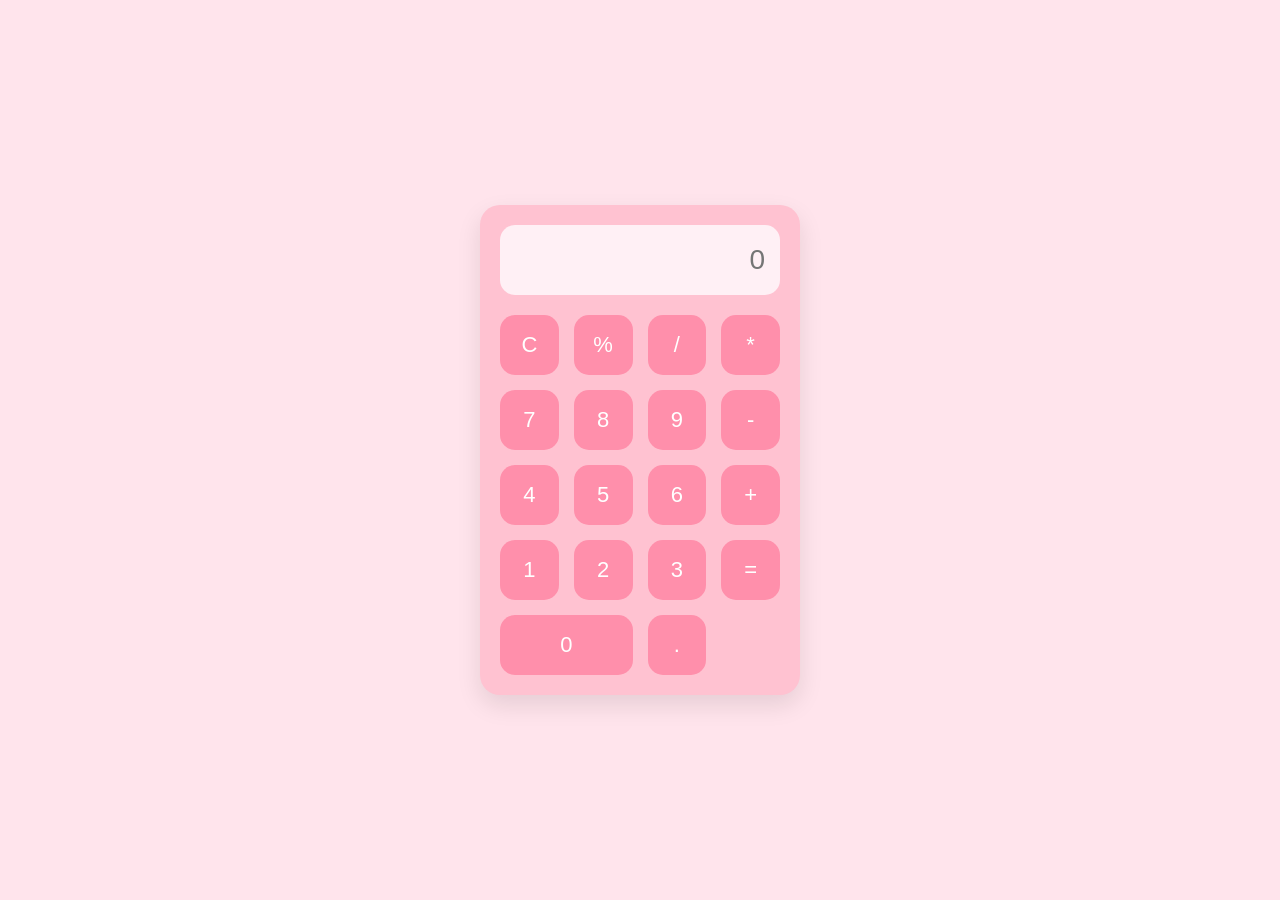
<file: Calculator/index.html>
<!DOCTYPE html>
<html lang="en">
<head>
  <meta charset="UTF-8">
  <meta name="viewport" content="width=device-width, initial-scale=1.0">
  <title>Calculator</title>
  <link rel="stylesheet" href="style.css">
</head>
<body>

  <div class="calculator">

    <input type="text" placeholder="0" class="display">

    <div class="buttons">

      <button>C</button>
      <button>%</button>
      <button>/</button>
      <button>*</button>

      <button>7</button>
      <button>8</button>
      <button>9</button>
      <button>-</button>

      <button>4</button>
      <button>5</button>
      <button>6</button>
      <button>+</button>

      <button>1</button>
      <button>2</button>
      <button>3</button>
      <button>=</button>

      <button class="zero">0</button>
      <button>.</button>

    </div>

  </div>

</body>
</html>
</file>
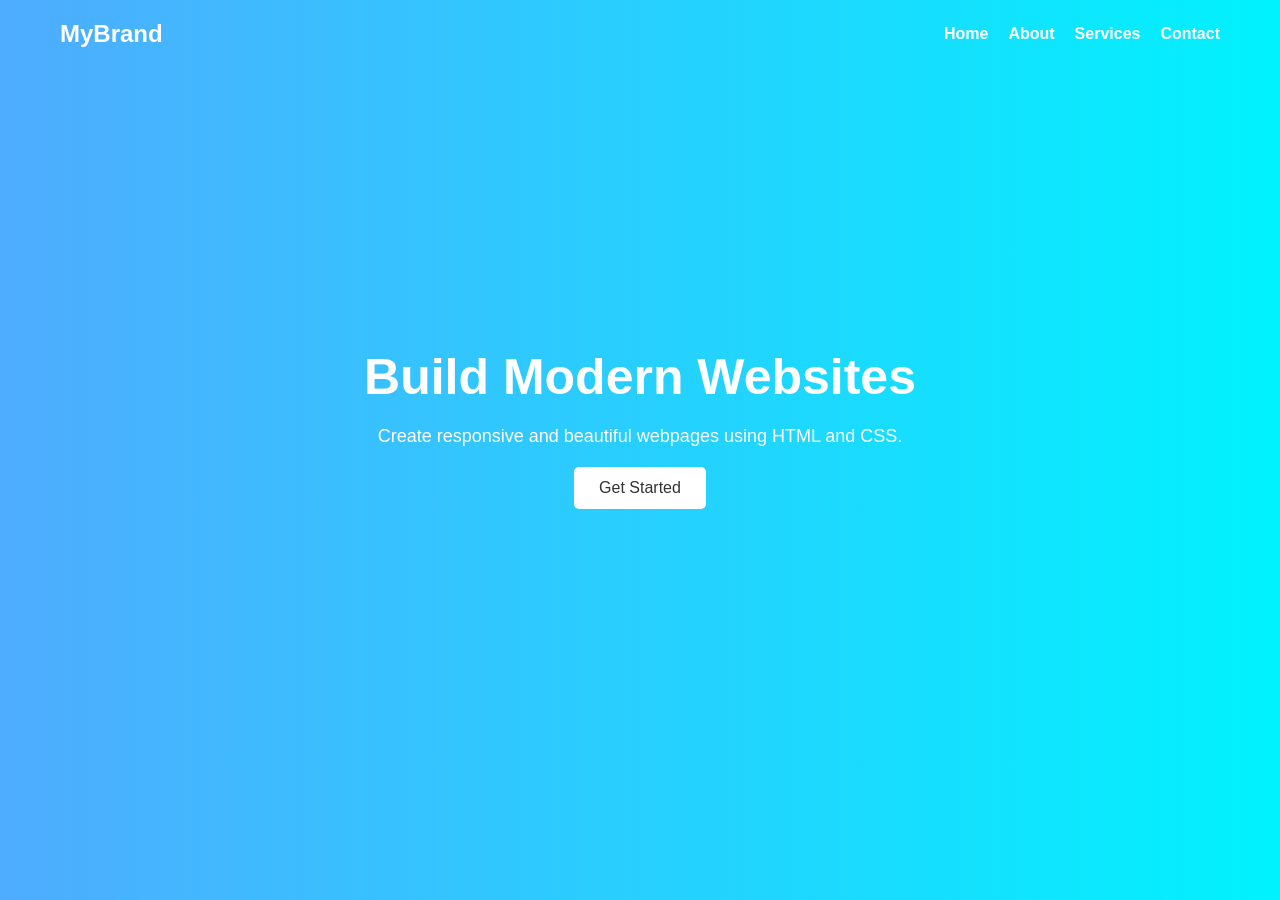
<file: Landing Page/index.html>
<!DOCTYPE html>
<html lang="en">
<head>
  <meta charset="UTF-8">
  <meta name="viewport" content="width=device-width, initial-scale=1.0">
  <title>Landing Page</title>
  <link rel="stylesheet" href="style.css">
</head>
<body>

  <header>
    <nav>
      <h2>MyBrand</h2>

      <ul>
        <li><a href="#">Home</a></li>
        <li><a href="#">About</a></li>
        <li><a href="#">Services</a></li>
        <li><a href="#">Contact</a></li>
      </ul>
    </nav>

    <div class="hero">
      <h1>Build Modern Websites</h1>
      <p>Create responsive and beautiful webpages using HTML and CSS.</p>
      <button>Get Started</button>
    </div>
  </header>

</body>
</html>
</file>
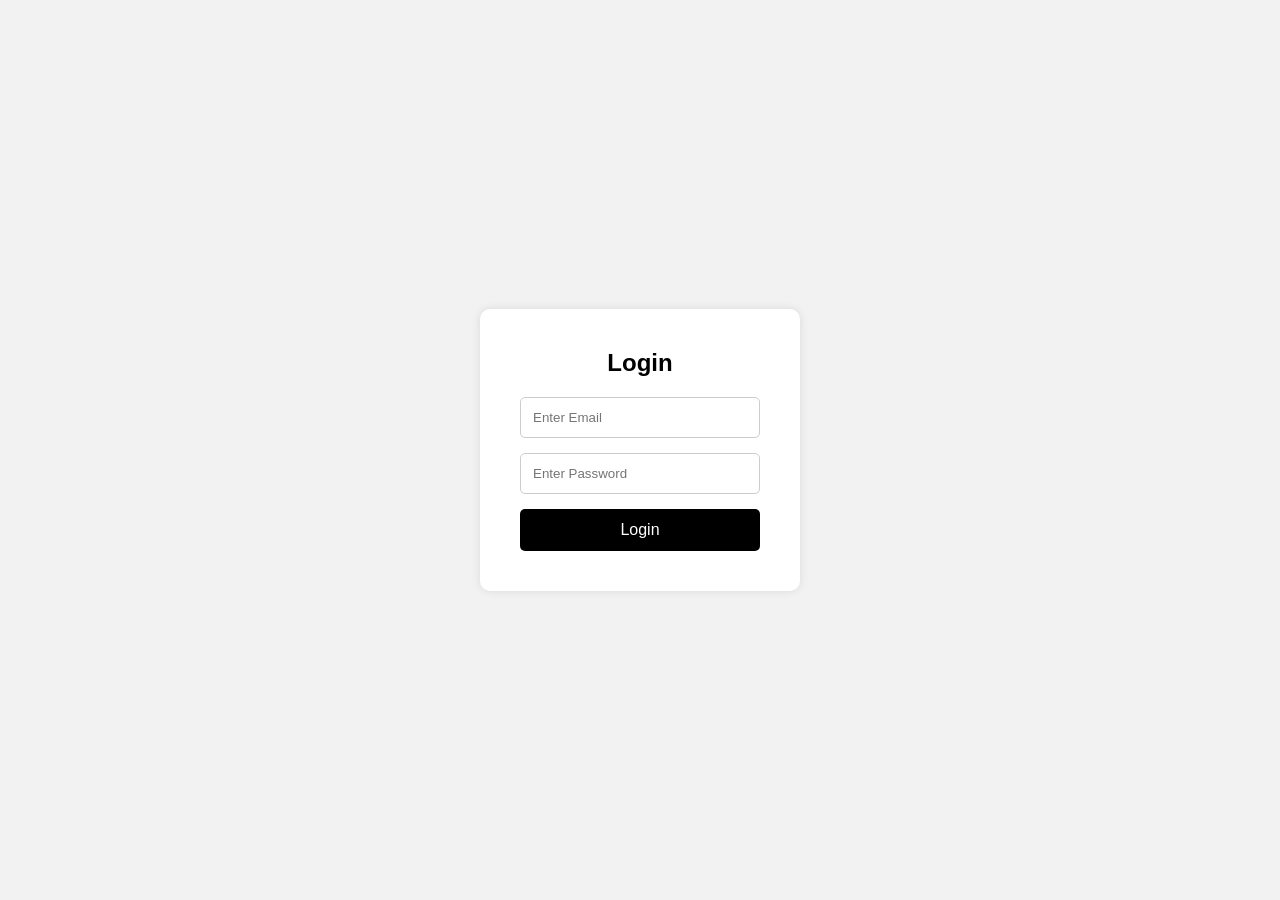
<file: login Forn/index.html>
<!DOCTYPE html>
<html lang="en">
<head>
  <meta charset="UTF-8">
  <meta name="viewport" content="width=device-width, initial-scale=1.0">
  <title>Login Form</title>
  <link rel="stylesheet" href="style.css">
</head>
<body>

  <div class="login-container">
    <h2>Login</h2>

    <form>
      <input type="email" placeholder="Enter Email" required>
      
      <input type="password" placeholder="Enter Password" required>

      <button type="submit">Login</button>
    </form>

  </div>

</body>
</html>
</file>
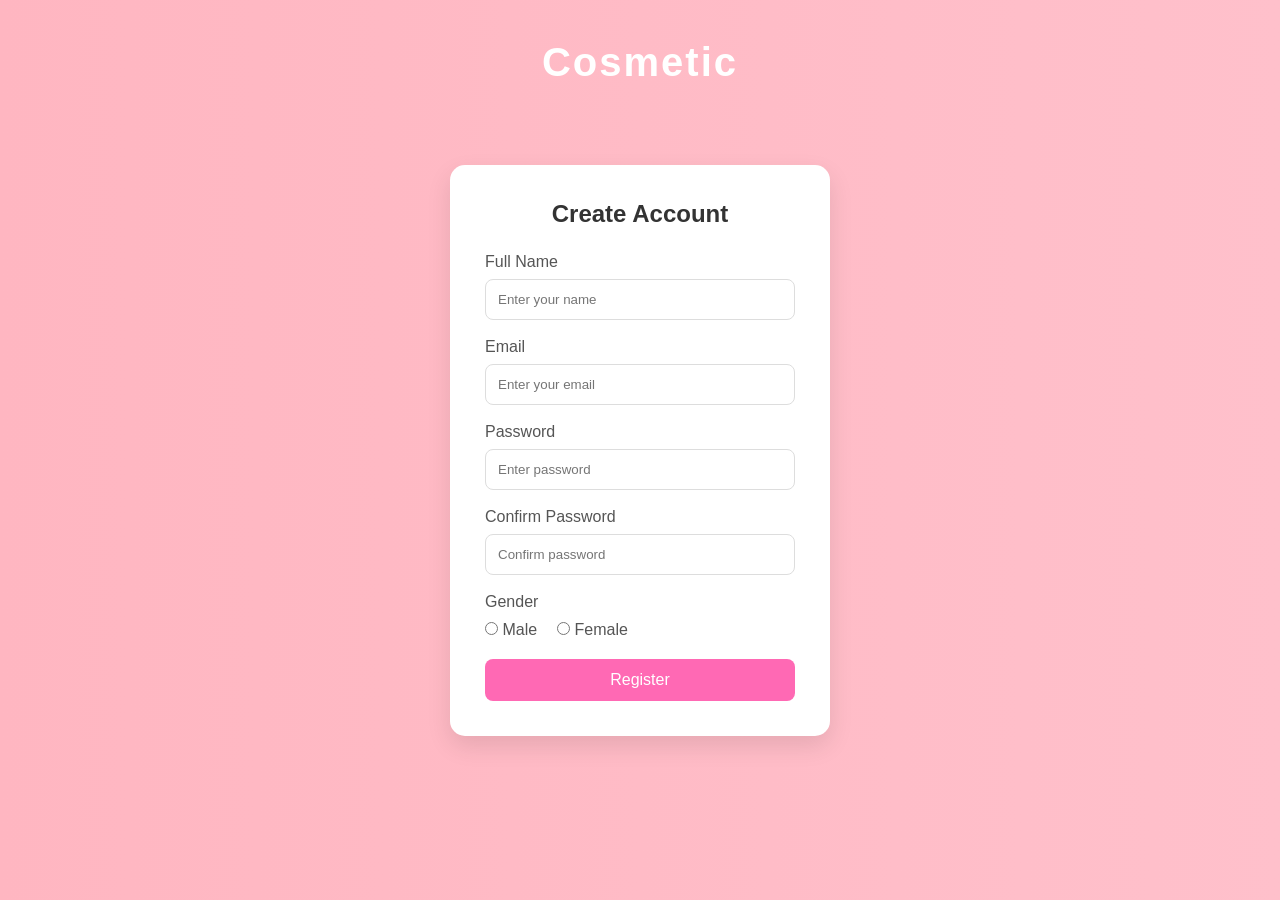
<file: registration_Form/index.html>
<!DOCTYPE html>
<html lang="en">
<head>
  <meta charset="UTF-8">
  <meta name="viewport" content="width=device-width, initial-scale=1.0">
  <title>Registration Form</title>
  <link rel="stylesheet" href="style.css">
</head>
<body>
<body>

  <h1>Cosmetic</h1>

  <div class="container">

    <form class="form-box">

      <h2>Create Account</h2>

      <div class="input-group">
        <label>Full Name</label>
        <input type="text" placeholder="Enter your name" required>
      </div>

      <div class="input-group">
        <label>Email</label>
        <input type="email" placeholder="Enter your email" required>
      </div>

      <div class="input-group">
        <label>Password</label>
        <input type="password" placeholder="Enter password" required>
      </div>

      <div class="input-group">
        <label>Confirm Password</label>
        <input type="password" placeholder="Confirm password" required>
      </div>

      <div class="gender">
        <label>Gender</label>

        <div class="gender-options">
          <label><input type="radio" name="gender"> Male</label>
          <label><input type="radio" name="gender"> Female</label>
        </div>
      </div>

      <button type="submit">Register</button>

    </form>

  </div>

</body>
</html>
</file>
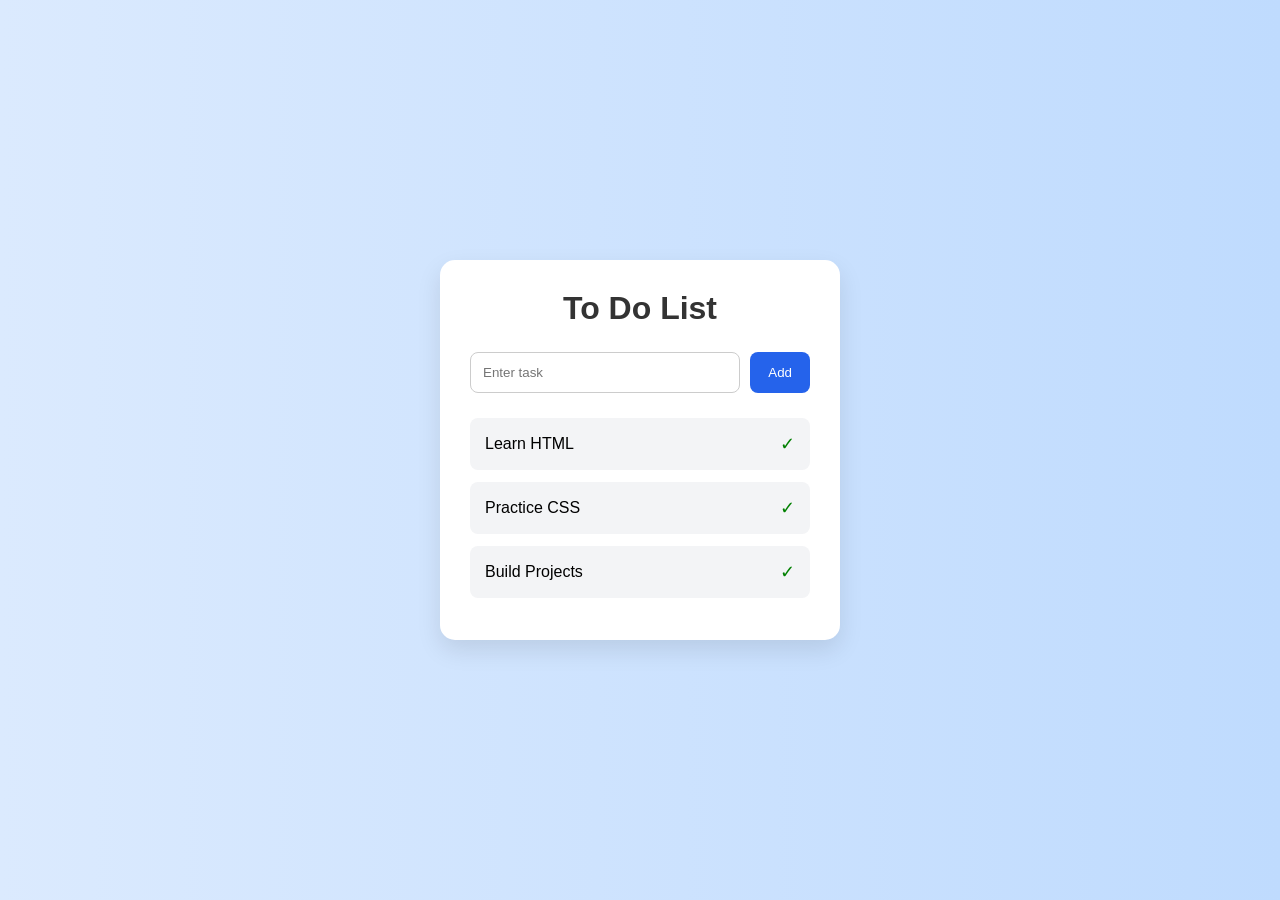
<file: todo-list/index.html>
<!DOCTYPE html>
<html lang="en">
<head>
  <meta charset="UTF-8">
  <meta name="viewport" content="width=device-width, initial-scale=1.0">
  <title>To Do List</title>
  <link rel="stylesheet" href="style.css">
</head>
<body>

  <div class="todo-container">

    <h1>To Do List</h1>

    <div class="input-section">
      <input type="text" placeholder="Enter task">
      <button>Add</button>
    </div>

    <ul class="task-list">

      <li>
        Learn HTML
        <span>✓</span>
      </li>

      <li>
        Practice CSS
        <span>✓</span>
      </li>

      <li>
        Build Projects
        <span>✓</span>
      </li>

    </ul>

  </div>

</body>
</html>
</file>
<file: Calculator/style.css>
*{
  margin: 0;
  padding: 0;
  box-sizing: border-box;
  font-family: Arial, sans-serif;
}

body{
  height: 100vh;
  display: flex;
  justify-content: center;
  align-items: center;
  background: #ffe4ec;
}

.calculator{
  background: #ffc2d1;
  padding: 20px;
  border-radius: 20px;
  width: 320px;
  box-shadow: 0 10px 25px rgba(0,0,0,0.1);
}

.display{
  width: 100%;
  height: 70px;
  margin-bottom: 20px;
  border: none;
  outline: none;
  background: #fff0f5;
  color: #444;
  font-size: 28px;
  text-align: right;
  padding: 15px;
  border-radius: 15px;
}

.buttons{
  display: grid;
  grid-template-columns: repeat(4, 1fr);
  gap: 15px;
}

button{
  height: 60px;
  border: none;
  border-radius: 15px;
  background: #ff8fab;
  color: white;
  font-size: 22px;
  cursor: pointer;
  transition: 0.3s;
}

button:hover{
  background: #fb6f92;
}

.zero{
  grid-column: span 2;
}
</file>
<file: Landing Page/style.css>
*{
  margin: 0;
  padding: 0;
  box-sizing: border-box;
  font-family: Arial, sans-serif;
}

body{
  background: #f4f4f4;
}

header{
  height: 100vh;
  background: linear-gradient(to right, #4facfe, #00f2fe);
  color: white;
}

nav{
  display: flex;
  justify-content: space-between;
  align-items: center;
  padding: 20px 60px;
}

nav ul{
  display: flex;
  list-style: none;
}

nav ul li{
  margin-left: 20px;
}

nav ul li a{
  text-decoration: none;
  color: white;
  font-weight: bold;
}

.hero{
  height: 80vh;
  display: flex;
  flex-direction: column;
  justify-content: center;
  align-items: center;
  text-align: center;
}

.hero h1{
  font-size: 50px;
  margin-bottom: 20px;
}

.hero p{
  font-size: 18px;
  margin-bottom: 20px;
}

button{
  padding: 12px 25px;
  border: none;
  border-radius: 5px;
  background: white;
  color: #333;
  font-size: 16px;
  cursor: pointer;
}

button:hover{
  background: #e6e6e6;
}
</file>
<file: login Forn/style.css>
*{
  margin: 0;
  padding: 0;
  box-sizing: border-box;
  font-family: Arial, sans-serif;
}

body{
  height: 100vh;
  display: flex;
  justify-content: center;
  align-items: center;
  background: #f2f2f2;
}

.login-container{
  background: white;
  padding: 40px;
  border-radius: 10px;
  width: 320px;
  box-shadow: 0 0 10px rgba(0,0,0,0.1);
}

.login-container h2{
  text-align: center;
  margin-bottom: 20px;
}

form{
  display: flex;
  flex-direction: column;
}

input{
  padding: 12px;
  margin-bottom: 15px;
  border: 1px solid #ccc;
  border-radius: 5px;
}

button{
  padding: 12px;
  border: none;
  background: black;
  color: white;
  border-radius: 5px;
  cursor: pointer;
  font-size: 16px;
}

button:hover{
  background: #333;
}
</file>
<file: registration_Form/style.css>
*{
  margin: 0;
  padding: 0;
  box-sizing: border-box;
  font-family: Arial, sans-serif;
}

body{
  height: 100vh;
  display: flex;
  justify-content: center;
  align-items: center;
  background: linear-gradient(to right, #ffb6c1, #ffc0cb);
}

h1{
  position: absolute;
  top: 40px;
  color: white;
  font-size: 40px;
  letter-spacing: 2px;
}


.container{
  width: 100%;
  display: flex;
  justify-content: center;
  align-items: center;
}

.form-box{
  background: white;
  padding: 35px;
  width: 380px;
  border-radius: 15px;
  box-shadow: 0 10px 25px rgba(0,0,0,0.1);
}

.form-box h2{
  text-align: center;
  margin-bottom: 25px;
  color: #333;
}

.input-group{
  margin-bottom: 18px;
}

.input-group label{
  display: block;
  margin-bottom: 8px;
  color: #555;
}

.input-group input{
  width: 100%;
  padding: 12px;
  border: 1px solid #ddd;
  border-radius: 8px;
  outline: none;
}

.input-group input:focus{
  border-color: #ff69b4;
}

.gender{
  margin-bottom: 20px;
}

.gender label{
  color: #555;
}

.gender-options{
  margin-top: 10px;
  display: flex;
  gap: 20px;
}

button{
  width: 100%;
  padding: 12px;
  border: none;
  background: #ff69b4;
  color: white;
  font-size: 16px;
  border-radius: 8px;
  cursor: pointer;
  transition: 0.3s;
}

button:hover{
  background: #ff1493;
}
</file>
<file: todo-list/style.css>
*{
  margin: 0;
  padding: 0;
  box-sizing: border-box;
  font-family: Arial, sans-serif;
}

body{
  height: 100vh;
  display: flex;
  justify-content: center;
  align-items: center;
  background: linear-gradient(to right, #dbeafe, #bfdbfe);
}

.todo-container{
  background: white;
  width: 400px;
  padding: 30px;
  border-radius: 15px;
  box-shadow: 0 10px 25px rgba(0,0,0,0.1);
}

h1{
  text-align: center;
  margin-bottom: 25px;
  color: #333;
}

.input-section{
  display: flex;
  gap: 10px;
  margin-bottom: 25px;
}

.input-section input{
  flex: 1;
  padding: 12px;
  border: 1px solid #ccc;
  border-radius: 8px;
  outline: none;
}

.input-section button{
  padding: 12px 18px;
  border: none;
  background: #2563eb;
  color: white;
  border-radius: 8px;
  cursor: pointer;
}

.input-section button:hover{
  background: #1d4ed8;
}

.task-list{
  list-style: none;
}

.task-list li{
  background: #f3f4f6;
  padding: 15px;
  margin-bottom: 12px;
  border-radius: 8px;
  display: flex;
  justify-content: space-between;
  align-items: center;
}

.task-list span{
  color: green;
  font-size: 18px;
}
</file>
